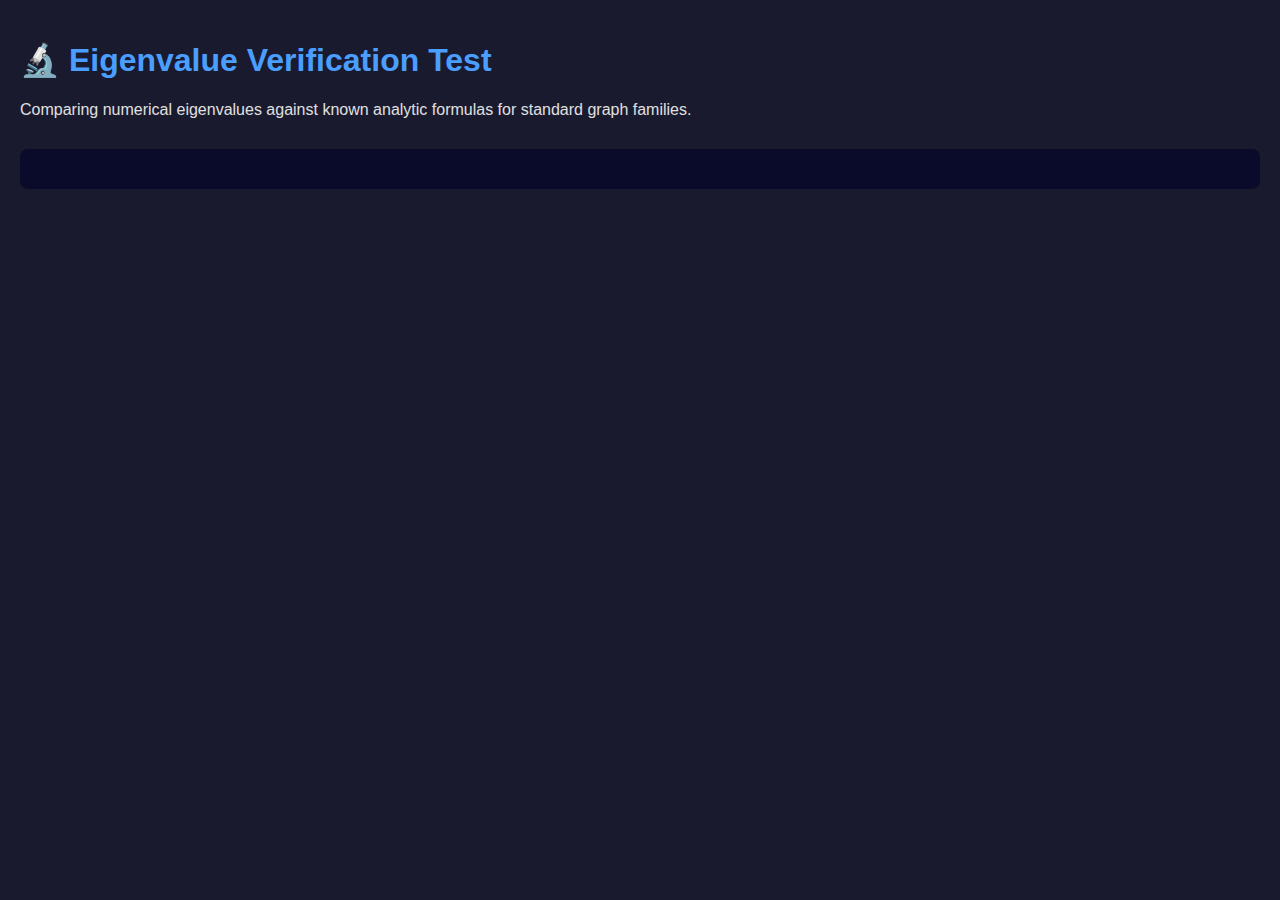
<file: eigenvalue-verify.html>
<!DOCTYPE html>
<html lang="en">
<head>
    <meta charset="UTF-8">
    <title>Eigenvalue Verification Test</title>
    <style>
        body {
            background: #1a1a2e;
            color: #e0e0e0;
            font-family: 'Segoe UI', sans-serif;
            padding: 20px;
            margin: 0;
        }
        h1 { color: #4a9eff; }
        h2 { color: #4CAF50; margin-top: 30px; }
        .test-case {
            background: #0a0a1a;
            border: 1px solid #333;
            border-radius: 8px;
            padding: 15px;
            margin: 10px 0;
        }
        .test-case.pass { border-color: #4CAF50; }
        .test-case.fail { border-color: #f44336; }
        .test-title {
            font-weight: bold;
            font-size: 16px;
            margin-bottom: 10px;
        }
        .formula {
            background: #1a1a3a;
            padding: 8px 12px;
            border-radius: 4px;
            font-family: 'Consolas', monospace;
            margin: 5px 0;
        }
        .eigenvalues {
            display: flex;
            flex-wrap: wrap;
            gap: 10px;
            margin: 10px 0;
        }
        .eig-value {
            background: #2a2a4a;
            padding: 4px 8px;
            border-radius: 4px;
            font-family: monospace;
            font-size: 12px;
        }
        .eig-value.match { background: #1a4a1a; }
        .eig-value.mismatch { background: #4a1a1a; }
        .comparison {
            display: grid;
            grid-template-columns: 1fr 1fr;
            gap: 20px;
            margin-top: 10px;
        }
        .col-header {
            font-weight: bold;
            color: #4a9eff;
            margin-bottom: 5px;
        }
        .status {
            font-size: 18px;
            font-weight: bold;
            margin-top: 10px;
        }
        .status.pass { color: #4CAF50; }
        .status.fail { color: #f44336; }
        table {
            width: 100%;
            border-collapse: collapse;
            margin: 10px 0;
        }
        th, td {
            padding: 8px;
            text-align: left;
            border-bottom: 1px solid #333;
        }
        th { color: #4a9eff; }
        .error { color: #ff9800; font-size: 12px; }
        #summary {
            background: #0a0a2a;
            padding: 20px;
            border-radius: 8px;
            margin-top: 30px;
        }
    </style>
</head>
<body>
    <h1>🔬 Eigenvalue Verification Test</h1>
    <p>Comparing numerical eigenvalues against known analytic formulas for standard graph families.</p>
    
    <div id="results"></div>
    <div id="summary"></div>

    <script type="module">
        import { computeSkewSymmetricEigenvalues } from './spectral-analysis.js';
        
        const results = document.getElementById('results');
        const summary = document.getElementById('summary');
        
        let totalTests = 0;
        let passedTests = 0;
        
        // Helper: Create skew-symmetric adjacency matrix for cycle C_n
        function createCycleMatrix(n) {
            const A = Array(n).fill(null).map(() => Array(n).fill(0));
            for (let i = 0; i < n; i++) {
                const next = (i + 1) % n;
                A[i][next] = 1;
                A[next][i] = -1;
            }
            return A;
        }
        
        // Helper: Create skew-symmetric adjacency matrix for path P_n
        function createPathMatrix(n) {
            const A = Array(n).fill(null).map(() => Array(n).fill(0));
            for (let i = 0; i < n - 1; i++) {
                A[i][i + 1] = 1;
                A[i + 1][i] = -1;
            }
            return A;
        }
        
        // Helper: Create skew-symmetric adjacency matrix for star S_n (n leaves + 1 center)
        function createStarMatrix(n) {
            const total = n + 1;  // center + n leaves
            const A = Array(total).fill(null).map(() => Array(total).fill(0));
            // Center is node 0, leaves are 1 to n
            for (let i = 1; i <= n; i++) {
                A[0][i] = 1;
                A[i][0] = -1;
            }
            return A;
        }
        
        // Helper: Create complete graph K_n (skew-symmetric tournament)
        function createCompleteMatrix(n) {
            const A = Array(n).fill(null).map(() => Array(n).fill(0));
            for (let i = 0; i < n; i++) {
                for (let j = i + 1; j < n; j++) {
                    A[i][j] = 1;
                    A[j][i] = -1;
                }
            }
            return A;
        }
        
        // Analytic eigenvalues for Cycle C_n (skew-symmetric)
        function analyticCycleEigenvalues(n) {
            const eigs = [];
            for (let k = 0; k < n; k++) {
                const imag = 2 * Math.sin(2 * Math.PI * k / n);
                eigs.push(imag);
            }
            return eigs.sort((a, b) => b - a);
        }
        
        // Analytic eigenvalues for Path P_n (skew-symmetric)
        // For path, eigenvalues of B*B^T give us the squared values
        // Actually for skew-symmetric path: λ = ±i * 2cos(kπ/(n+1)), k=1,...,n
        function analyticPathEigenvalues(n) {
            const eigs = [];
            for (let k = 1; k <= n; k++) {
                const imag = 2 * Math.cos(k * Math.PI / (n + 1));
                eigs.push(imag);
                eigs.push(-imag);
            }
            // Remove duplicates and sort
            const unique = [...new Set(eigs.map(e => e.toFixed(8)))].map(parseFloat);
            return unique.sort((a, b) => b - a);
        }
        
        // Analytic eigenvalues for Star S_n (center + n leaves)
        // λ = ±i√n, plus (n-1) zeros
        function analyticStarEigenvalues(n) {
            const sqrtN = Math.sqrt(n);
            const eigs = [sqrtN, -sqrtN];
            for (let i = 0; i < n - 1; i++) {
                eigs.push(0);
            }
            return eigs.sort((a, b) => b - a);
        }
        
        // Compare two sorted arrays of eigenvalues
        function compareEigenvalues(computed, analytic, tolerance = 0.0001) {
            if (computed.length !== analytic.length) {
                return { match: false, errors: [`Length mismatch: ${computed.length} vs ${analytic.length}`] };
            }
            
            const errors = [];
            let allMatch = true;
            
            for (let i = 0; i < computed.length; i++) {
                const diff = Math.abs(computed[i] - analytic[i]);
                if (diff > tolerance) {
                    allMatch = false;
                    errors.push(`Index ${i}: computed=${computed[i].toFixed(6)}, analytic=${analytic[i].toFixed(6)}, diff=${diff.toFixed(6)}`);
                }
            }
            
            return { match: allMatch, errors };
        }
        
        // Run a single test
        function runTest(name, matrix, analyticEigs, formula) {
            totalTests++;
            
            const numericalResult = computeSkewSymmetricEigenvalues(matrix);
            const numericalEigs = numericalResult.map(e => e.imag).sort((a, b) => b - a);
            
            const comparison = compareEigenvalues(numericalEigs, analyticEigs);
            
            if (comparison.match) passedTests++;
            
            const div = document.createElement('div');
            div.className = `test-case ${comparison.match ? 'pass' : 'fail'}`;
            
            div.innerHTML = `
                <div class="test-title">${name}</div>
                <div class="formula">Formula: ${formula}</div>
                <div class="comparison">
                    <div>
                        <div class="col-header">Numerical (computed)</div>
                        <div class="eigenvalues">
                            ${numericalEigs.map((e, i) => {
                                const match = Math.abs(e - analyticEigs[i]) < 0.0001;
                                return `<span class="eig-value ${match ? 'match' : 'mismatch'}">${e.toFixed(6)}</span>`;
                            }).join('')}
                        </div>
                    </div>
                    <div>
                        <div class="col-header">Analytic (expected)</div>
                        <div class="eigenvalues">
                            ${analyticEigs.map(e => `<span class="eig-value">${e.toFixed(6)}</span>`).join('')}
                        </div>
                    </div>
                </div>
                ${comparison.errors.length > 0 ? `<div class="error">Errors: ${comparison.errors.join(', ')}</div>` : ''}
                <div class="status ${comparison.match ? 'pass' : 'fail'}">
                    ${comparison.match ? '✓ PASS' : '✗ FAIL'}
                </div>
            `;
            
            results.appendChild(div);
            
            return comparison.match;
        }
        
        // Run all tests
        function runAllTests() {
            results.innerHTML = '<h2>Cycle Graphs (C_n)</h2>';
            
            // Test cycles
            for (const n of [4, 5, 6, 7, 8, 10, 12]) {
                const matrix = createCycleMatrix(n);
                const analytic = analyticCycleEigenvalues(n);
                runTest(
                    `Cycle C_${n} (${n} nodes)`,
                    matrix,
                    analytic,
                    `λ = 2·sin(2πk/n), k = 0,1,...,${n-1}`
                );
            }
            
            results.innerHTML += '<h2>Path Graphs (P_n)</h2>';
            
            // Test paths
            for (const n of [3, 4, 5, 6, 8]) {
                const matrix = createPathMatrix(n);
                const analytic = analyticPathEigenvalues(n);
                runTest(
                    `Path P_${n} (${n} nodes)`,
                    matrix,
                    analytic,
                    `λ = ±2·cos(kπ/(n+1)), k = 1,...,${n}`
                );
            }
            
            results.innerHTML += '<h2>Star Graphs (S_n)</h2>';
            
            // Test stars (n leaves + 1 center = n+1 total nodes)
            for (const n of [3, 4, 5, 6, 8]) {
                const matrix = createStarMatrix(n);
                const analytic = analyticStarEigenvalues(n);
                runTest(
                    `Star S_${n} (1 center + ${n} leaves = ${n+1} nodes)`,
                    matrix,
                    analytic,
                    `λ = ±√${n} = ±${Math.sqrt(n).toFixed(4)}, plus ${n-1} zeros`
                );
            }
            
            // Summary
            summary.innerHTML = `
                <h2>Summary</h2>
                <p style="font-size: 24px;">
                    Tests passed: <span style="color: ${passedTests === totalTests ? '#4CAF50' : '#f44336'}">${passedTests}/${totalTests}</span>
                </p>
                <p>
                    ${passedTests === totalTests 
                        ? '✓ All eigenvalue calculations are correct!' 
                        : '⚠ Some tests failed - check the calculations above.'}
                </p>
            `;
        }
        
        // Run tests when page loads
        runAllTests();
    </script>
</body>
</html>
</file>
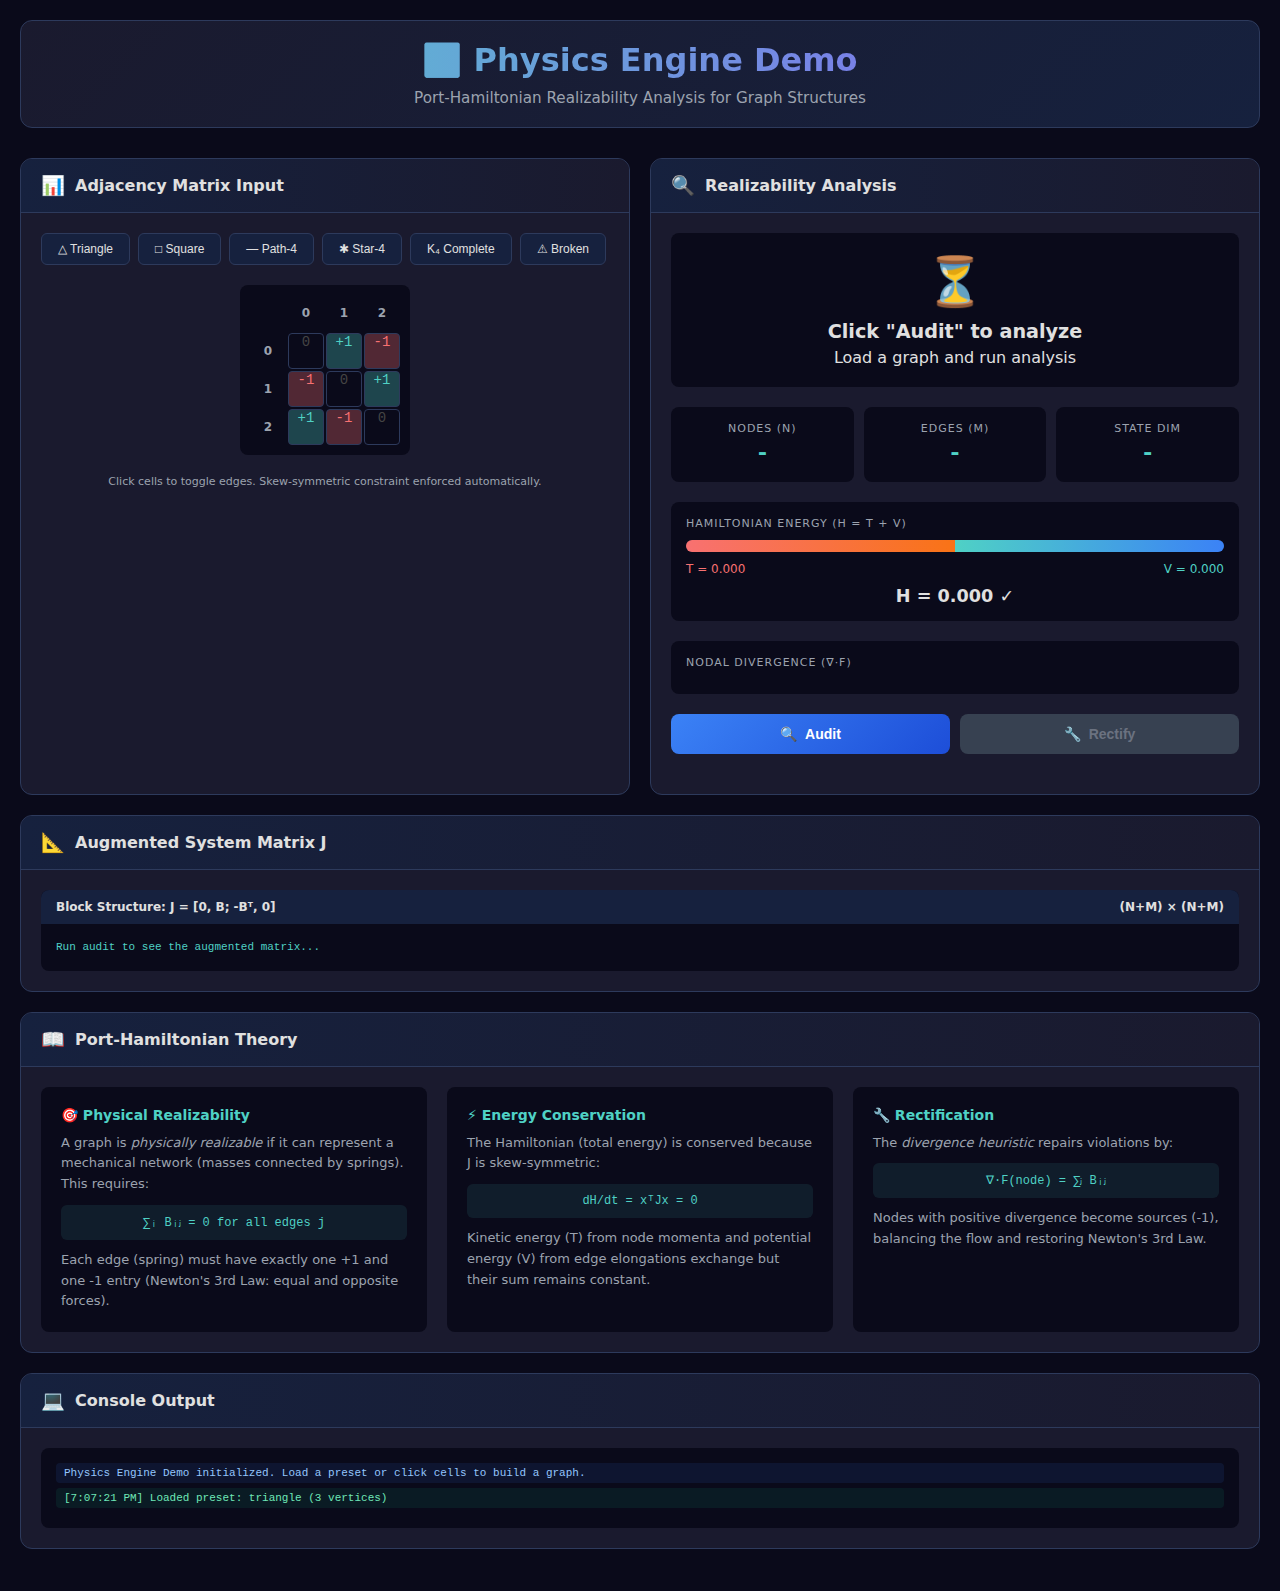
<file: physics-demo.html>
<!DOCTYPE html>
<html lang="en">
<head>
    <meta charset="UTF-8">
    <meta name="viewport" content="width=device-width, initial-scale=1.0">
    <title>Physics Engine Demo - Realizability Analysis</title>
    <style>
        :root {
            --bg-primary: #0a0a1a;
            --bg-secondary: #1a1a2e;
            --bg-tertiary: #16213e;
            --accent-cyan: #4FD1C5;
            --accent-coral: #F87171;
            --accent-green: #10B981;
            --accent-orange: #F97316;
            --accent-blue: #3B82F6;
            --accent-purple: #8B5CF6;
            --text-primary: #e0e0e0;
            --text-secondary: #9CA3AF;
            --border-color: #2d3a5c;
        }
        
        * {
            margin: 0;
            padding: 0;
            box-sizing: border-box;
        }
        
        body {
            font-family: 'Segoe UI', system-ui, -apple-system, sans-serif;
            background: var(--bg-primary);
            color: var(--text-primary);
            min-height: 100vh;
            padding: 20px;
        }
        
        .container {
            max-width: 1400px;
            margin: 0 auto;
        }
        
        header {
            text-align: center;
            margin-bottom: 30px;
            padding: 20px;
            background: linear-gradient(135deg, var(--bg-secondary) 0%, var(--bg-tertiary) 100%);
            border-radius: 12px;
            border: 1px solid var(--border-color);
        }
        
        h1 {
            font-size: 2rem;
            background: linear-gradient(90deg, var(--accent-cyan), var(--accent-purple));
            -webkit-background-clip: text;
            -webkit-text-fill-color: transparent;
            margin-bottom: 10px;
        }
        
        .subtitle {
            color: var(--text-secondary);
            font-size: 0.95rem;
        }
        
        .main-grid {
            display: grid;
            grid-template-columns: 1fr 1fr;
            gap: 20px;
            margin-bottom: 20px;
        }
        
        @media (max-width: 900px) {
            .main-grid {
                grid-template-columns: 1fr;
            }
        }
        
        .panel {
            background: var(--bg-secondary);
            border: 1px solid var(--border-color);
            border-radius: 12px;
            overflow: hidden;
        }
        
        .panel-header {
            background: linear-gradient(90deg, var(--bg-tertiary), var(--bg-secondary));
            padding: 15px 20px;
            border-bottom: 1px solid var(--border-color);
            display: flex;
            align-items: center;
            gap: 10px;
        }
        
        .panel-header h2 {
            font-size: 1rem;
            font-weight: 600;
        }
        
        .panel-icon {
            font-size: 1.2rem;
        }
        
        .panel-content {
            padding: 20px;
        }
        
        /* Graph Input Panel */
        .matrix-input-grid {
            display: grid;
            gap: 2px;
            background: var(--bg-primary);
            padding: 10px;
            border-radius: 8px;
            width: fit-content;
            margin: 0 auto 20px;
        }
        
        .matrix-row {
            display: flex;
            gap: 2px;
        }
        
        .matrix-cell {
            width: 36px;
            height: 36px;
            background: var(--bg-tertiary);
            border: 1px solid var(--border-color);
            border-radius: 4px;
            color: var(--text-primary);
            font-family: 'JetBrains Mono', monospace;
            font-size: 14px;
            text-align: center;
            cursor: pointer;
            transition: all 0.2s;
        }
        
        .matrix-cell:hover {
            border-color: var(--accent-cyan);
        }
        
        .matrix-cell.positive {
            background: rgba(79, 209, 197, 0.3);
            color: var(--accent-cyan);
        }
        
        .matrix-cell.negative {
            background: rgba(248, 113, 113, 0.3);
            color: var(--accent-coral);
        }
        
        .matrix-cell.diagonal {
            background: var(--bg-primary);
            cursor: not-allowed;
            color: #444;
        }
        
        .matrix-label {
            width: 36px;
            height: 36px;
            display: flex;
            align-items: center;
            justify-content: center;
            font-size: 12px;
            color: var(--text-secondary);
            font-weight: bold;
        }
        
        .preset-buttons {
            display: flex;
            flex-wrap: wrap;
            gap: 8px;
            margin-bottom: 20px;
        }
        
        .preset-btn {
            padding: 8px 16px;
            border: 1px solid var(--border-color);
            border-radius: 6px;
            background: var(--bg-tertiary);
            color: var(--text-primary);
            cursor: pointer;
            font-size: 12px;
            transition: all 0.2s;
        }
        
        .preset-btn:hover {
            border-color: var(--accent-cyan);
            background: rgba(79, 209, 197, 0.1);
        }
        
        /* Results Panel */
        .status-card {
            background: var(--bg-primary);
            border-radius: 8px;
            padding: 20px;
            text-align: center;
            margin-bottom: 20px;
        }
        
        .status-icon {
            font-size: 3rem;
            margin-bottom: 10px;
        }
        
        .status-text {
            font-size: 1.2rem;
            font-weight: bold;
            margin-bottom: 5px;
        }
        
        .status-text.physical {
            color: var(--accent-green);
        }
        
        .status-text.non-physical {
            color: var(--accent-orange);
        }
        
        .dimensions-grid {
            display: grid;
            grid-template-columns: repeat(3, 1fr);
            gap: 10px;
            margin-bottom: 20px;
        }
        
        .dim-card {
            background: var(--bg-primary);
            padding: 15px;
            border-radius: 8px;
            text-align: center;
        }
        
        .dim-label {
            font-size: 11px;
            color: var(--text-secondary);
            text-transform: uppercase;
            letter-spacing: 1px;
            margin-bottom: 5px;
        }
        
        .dim-value {
            font-size: 1.5rem;
            font-weight: bold;
            color: var(--accent-cyan);
            font-family: 'JetBrains Mono', monospace;
        }
        
        /* Energy Display */
        .energy-display {
            background: var(--bg-primary);
            padding: 15px;
            border-radius: 8px;
            margin-bottom: 20px;
        }
        
        .energy-title {
            font-size: 11px;
            color: var(--text-secondary);
            text-transform: uppercase;
            letter-spacing: 1px;
            margin-bottom: 10px;
        }
        
        .energy-bar {
            height: 12px;
            background: var(--bg-tertiary);
            border-radius: 6px;
            overflow: hidden;
            display: flex;
            margin-bottom: 10px;
        }
        
        .energy-kinetic {
            background: linear-gradient(90deg, var(--accent-coral), var(--accent-orange));
            transition: width 0.3s;
        }
        
        .energy-potential {
            background: linear-gradient(90deg, var(--accent-cyan), var(--accent-blue));
            transition: width 0.3s;
        }
        
        .energy-values {
            display: flex;
            justify-content: space-between;
            font-size: 12px;
            margin-bottom: 10px;
        }
        
        .energy-total {
            text-align: center;
            font-size: 1.1rem;
            font-weight: bold;
            color: var(--text-primary);
        }
        
        /* Violations */
        .violations-panel {
            background: rgba(248, 113, 113, 0.1);
            border: 1px solid rgba(248, 113, 113, 0.3);
            border-radius: 8px;
            padding: 15px;
            margin-bottom: 20px;
        }
        
        .violations-header {
            display: flex;
            align-items: center;
            gap: 8px;
            color: var(--accent-coral);
            font-weight: 600;
            margin-bottom: 10px;
        }
        
        .violations-list {
            margin: 0;
            padding-left: 20px;
            font-size: 12px;
            color: #FCA5A5;
        }
        
        /* Divergence Grid */
        .divergence-section {
            background: var(--bg-primary);
            padding: 15px;
            border-radius: 8px;
            margin-bottom: 20px;
        }
        
        .divergence-title {
            font-size: 11px;
            color: var(--text-secondary);
            text-transform: uppercase;
            letter-spacing: 1px;
            margin-bottom: 10px;
        }
        
        .divergence-grid {
            display: flex;
            flex-wrap: wrap;
            gap: 6px;
        }
        
        .div-cell {
            width: 40px;
            height: 40px;
            display: flex;
            flex-direction: column;
            align-items: center;
            justify-content: center;
            border-radius: 6px;
            font-family: 'JetBrains Mono', monospace;
        }
        
        .div-cell-label {
            font-size: 8px;
            opacity: 0.7;
        }
        
        .div-cell-value {
            font-size: 14px;
            font-weight: bold;
        }
        
        .div-cell.positive {
            background: rgba(248, 113, 113, 0.3);
            color: var(--accent-coral);
        }
        
        .div-cell.negative {
            background: rgba(79, 209, 197, 0.3);
            color: var(--accent-cyan);
        }
        
        .div-cell.zero {
            background: rgba(148, 163, 184, 0.2);
            color: var(--text-secondary);
        }
        
        /* Action Buttons */
        .action-buttons {
            display: flex;
            gap: 10px;
            margin-bottom: 20px;
        }
        
        .action-btn {
            flex: 1;
            padding: 12px 20px;
            border: none;
            border-radius: 8px;
            cursor: pointer;
            font-size: 14px;
            font-weight: 600;
            display: flex;
            align-items: center;
            justify-content: center;
            gap: 8px;
            transition: all 0.2s;
        }
        
        .audit-btn {
            background: linear-gradient(135deg, var(--accent-blue), #1D4ED8);
            color: white;
        }
        
        .audit-btn:hover {
            transform: translateY(-2px);
            box-shadow: 0 4px 12px rgba(59, 130, 246, 0.4);
        }
        
        .rectify-btn {
            background: linear-gradient(135deg, var(--accent-green), #059669);
            color: white;
        }
        
        .rectify-btn:hover:not(:disabled) {
            transform: translateY(-2px);
            box-shadow: 0 4px 12px rgba(16, 185, 129, 0.4);
        }
        
        .rectify-btn:disabled {
            background: #374151;
            color: #6B7280;
            cursor: not-allowed;
            transform: none;
        }
        
        /* Matrix Display */
        .matrix-display {
            background: var(--bg-primary);
            border-radius: 8px;
            overflow: hidden;
        }
        
        .matrix-display-header {
            padding: 10px 15px;
            background: var(--bg-tertiary);
            font-size: 12px;
            font-weight: 600;
            display: flex;
            justify-content: space-between;
            align-items: center;
        }
        
        .matrix-display pre {
            padding: 15px;
            margin: 0;
            font-family: 'JetBrains Mono', 'Fira Code', monospace;
            font-size: 11px;
            line-height: 1.5;
            color: var(--accent-cyan);
            overflow-x: auto;
        }
        
        /* Theory Section */
        .theory-panel {
            grid-column: 1 / -1;
        }
        
        .theory-content {
            display: grid;
            grid-template-columns: repeat(3, 1fr);
            gap: 20px;
        }
        
        @media (max-width: 900px) {
            .theory-content {
                grid-template-columns: 1fr;
            }
        }
        
        .theory-card {
            background: var(--bg-primary);
            padding: 20px;
            border-radius: 8px;
        }
        
        .theory-card h3 {
            color: var(--accent-cyan);
            font-size: 14px;
            margin-bottom: 10px;
            display: flex;
            align-items: center;
            gap: 8px;
        }
        
        .theory-card p {
            font-size: 13px;
            color: var(--text-secondary);
            line-height: 1.6;
        }
        
        .formula {
            background: rgba(79, 209, 197, 0.1);
            padding: 10px;
            border-radius: 6px;
            font-family: 'JetBrains Mono', monospace;
            font-size: 12px;
            color: var(--accent-cyan);
            margin: 10px 0;
            text-align: center;
        }
        
        /* Console */
        .console-panel {
            grid-column: 1 / -1;
        }
        
        .console-output {
            background: var(--bg-primary);
            border-radius: 8px;
            padding: 15px;
            max-height: 200px;
            overflow-y: auto;
            font-family: 'JetBrains Mono', monospace;
            font-size: 11px;
        }
        
        .console-line {
            margin-bottom: 5px;
            padding: 4px 8px;
            border-radius: 4px;
        }
        
        .console-line.info {
            background: rgba(59, 130, 246, 0.1);
            color: #93C5FD;
        }
        
        .console-line.success {
            background: rgba(16, 185, 129, 0.1);
            color: #6EE7B7;
        }
        
        .console-line.warning {
            background: rgba(249, 115, 22, 0.1);
            color: #FDBA74;
        }
        
        .console-line.error {
            background: rgba(248, 113, 113, 0.1);
            color: #FCA5A5;
        }
    </style>
</head>
<body>
    <div class="container">
        <header>
            <h1>⚛️ Physics Engine Demo</h1>
            <p class="subtitle">Port-Hamiltonian Realizability Analysis for Graph Structures</p>
        </header>
        
        <div class="main-grid">
            <!-- Input Panel -->
            <div class="panel">
                <div class="panel-header">
                    <span class="panel-icon">📊</span>
                    <h2>Adjacency Matrix Input</h2>
                </div>
                <div class="panel-content">
                    <div class="preset-buttons">
                        <button class="preset-btn" onclick="loadPreset('triangle')">△ Triangle</button>
                        <button class="preset-btn" onclick="loadPreset('square')">□ Square</button>
                        <button class="preset-btn" onclick="loadPreset('path4')">― Path-4</button>
                        <button class="preset-btn" onclick="loadPreset('star4')">✱ Star-4</button>
                        <button class="preset-btn" onclick="loadPreset('k4')">K₄ Complete</button>
                        <button class="preset-btn" onclick="loadPreset('broken')">⚠ Broken</button>
                    </div>
                    
                    <div id="matrix-input"></div>
                    
                    <p style="font-size: 11px; color: var(--text-secondary); text-align: center; margin-top: 15px;">
                        Click cells to toggle edges. Skew-symmetric constraint enforced automatically.
                    </p>
                </div>
            </div>
            
            <!-- Results Panel -->
            <div class="panel">
                <div class="panel-header">
                    <span class="panel-icon">🔍</span>
                    <h2>Realizability Analysis</h2>
                </div>
                <div class="panel-content">
                    <div class="status-card" id="status-card">
                        <div class="status-icon">⏳</div>
                        <div class="status-text">Click "Audit" to analyze</div>
                        <div class="status-subtitle">Load a graph and run analysis</div>
                    </div>
                    
                    <div class="dimensions-grid">
                        <div class="dim-card">
                            <div class="dim-label">Nodes (N)</div>
                            <div class="dim-value" id="dim-n">-</div>
                        </div>
                        <div class="dim-card">
                            <div class="dim-label">Edges (M)</div>
                            <div class="dim-value" id="dim-m">-</div>
                        </div>
                        <div class="dim-card">
                            <div class="dim-label">State Dim</div>
                            <div class="dim-value" id="dim-total">-</div>
                        </div>
                    </div>
                    
                    <div class="energy-display">
                        <div class="energy-title">Hamiltonian Energy (H = T + V)</div>
                        <div class="energy-bar">
                            <div class="energy-kinetic" id="energy-kinetic-bar" style="width: 50%"></div>
                            <div class="energy-potential" id="energy-potential-bar" style="width: 50%"></div>
                        </div>
                        <div class="energy-values">
                            <span style="color: var(--accent-coral)">T = <span id="kinetic-val">0.000</span></span>
                            <span style="color: var(--accent-cyan)">V = <span id="potential-val">0.000</span></span>
                        </div>
                        <div class="energy-total">H = <span id="total-energy">0.000</span> <span id="conservation-icon">✓</span></div>
                    </div>
                    
                    <div class="violations-panel" id="violations-panel" style="display: none;">
                        <div class="violations-header">
                            <span>⚠️</span>
                            <span>Newton's Law Violations</span>
                        </div>
                        <ul class="violations-list" id="violations-list"></ul>
                    </div>
                    
                    <div class="divergence-section">
                        <div class="divergence-title">Nodal Divergence (∇·F)</div>
                        <div class="divergence-grid" id="divergence-grid"></div>
                    </div>
                    
                    <div class="action-buttons">
                        <button class="action-btn audit-btn" onclick="runAudit()">
                            <span>🔍</span> Audit
                        </button>
                        <button class="action-btn rectify-btn" id="rectify-btn" onclick="runRectify()" disabled>
                            <span>🔧</span> Rectify
                        </button>
                    </div>
                </div>
            </div>
            
            <!-- Augmented Matrix Panel -->
            <div class="panel" style="grid-column: 1 / -1;">
                <div class="panel-header">
                    <span class="panel-icon">📐</span>
                    <h2>Augmented System Matrix J</h2>
                </div>
                <div class="panel-content">
                    <div class="matrix-display">
                        <div class="matrix-display-header">
                            <span>Block Structure: J = [0, B; -Bᵀ, 0]</span>
                            <span id="matrix-dims">(N+M) × (N+M)</span>
                        </div>
                        <pre id="augmented-matrix">Run audit to see the augmented matrix...</pre>
                    </div>
                </div>
            </div>
            
            <!-- Theory Panel -->
            <div class="panel theory-panel">
                <div class="panel-header">
                    <span class="panel-icon">📖</span>
                    <h2>Port-Hamiltonian Theory</h2>
                </div>
                <div class="panel-content">
                    <div class="theory-content">
                        <div class="theory-card">
                            <h3>🎯 Physical Realizability</h3>
                            <p>A graph is <em>physically realizable</em> if it can represent a mechanical network (masses connected by springs). This requires:</p>
                            <div class="formula">∑ᵢ Bᵢⱼ = 0 for all edges j</div>
                            <p>Each edge (spring) must have exactly one +1 and one -1 entry (Newton's 3rd Law: equal and opposite forces).</p>
                        </div>
                        
                        <div class="theory-card">
                            <h3>⚡ Energy Conservation</h3>
                            <p>The Hamiltonian (total energy) is conserved because J is skew-symmetric:</p>
                            <div class="formula">dH/dt = xᵀJx = 0</div>
                            <p>Kinetic energy (T) from node momenta and potential energy (V) from edge elongations exchange but their sum remains constant.</p>
                        </div>
                        
                        <div class="theory-card">
                            <h3>🔧 Rectification</h3>
                            <p>The <em>divergence heuristic</em> repairs violations by:</p>
                            <div class="formula">∇·F(node) = ∑ⱼ Bᵢⱼ</div>
                            <p>Nodes with positive divergence become sources (-1), balancing the flow and restoring Newton's 3rd Law.</p>
                        </div>
                    </div>
                </div>
            </div>
            
            <!-- Console Panel -->
            <div class="panel console-panel">
                <div class="panel-header">
                    <span class="panel-icon">💻</span>
                    <h2>Console Output</h2>
                </div>
                <div class="panel-content">
                    <div class="console-output" id="console-output">
                        <div class="console-line info">Physics Engine Demo initialized. Load a preset or click cells to build a graph.</div>
                    </div>
                </div>
            </div>
        </div>
    </div>
    
    <script type="module">
        // =====================================================
        // INLINE PHYSICS ENGINE (for standalone demo)
        // =====================================================
        
        class PhysicsEngine {
            constructor(adjacencyMatrix, n = null, m = null) {
                this.sourceAdjMatrix = adjacencyMatrix;
                this.N = n || adjacencyMatrix.length;
                this.M = m || this._countEdges();
                this.matrix = null;
                this.incidenceMatrix = null;
                this.edgeList = [];
                this.stateVector = null;
                this._buildAugmentedSystem();
            }
            
            _countEdges() {
                let count = 0;
                const n = this.sourceAdjMatrix.length;
                for (let i = 0; i < n; i++) {
                    for (let j = 0; j < n; j++) {
                        if (this.sourceAdjMatrix[i][j] === 1) count++;
                    }
                }
                return count;
            }
            
            _buildAugmentedSystem() {
                const n = this.N;
                const A = this.sourceAdjMatrix;
                
                this.edgeList = [];
                for (let i = 0; i < n; i++) {
                    for (let j = 0; j < n; j++) {
                        if (A[i][j] === 1) {
                            this.edgeList.push([i, j]);
                        }
                    }
                }
                this.M = this.edgeList.length;
                
                const m = this.M;
                const dim = n + m;
                
                this.incidenceMatrix = Array(n).fill(null).map(() => Array(m).fill(0));
                this.matrix = Array(dim).fill(null).map(() => Array(dim).fill(0));
                
                for (let k = 0; k < m; k++) {
                    const [from, to] = this.edgeList[k];
                    this.incidenceMatrix[from][k] = -1;
                    this.incidenceMatrix[to][k] = 1;
                }
                
                for (let i = 0; i < n; i++) {
                    for (let j = 0; j < m; j++) {
                        this.matrix[i][n + j] = this.incidenceMatrix[i][j];
                    }
                }
                
                for (let i = 0; i < m; i++) {
                    for (let j = 0; j < n; j++) {
                        this.matrix[n + i][j] = -this.incidenceMatrix[j][i];
                    }
                }
                
                this.stateVector = new Array(dim).fill(1.0);
            }
            
            audit() {
                const violations = [];
                const warnings = [];
                const n = this.N;
                const m = this.M;
                
                for (let edgeIdx = 0; edgeIdx < m; edgeIdx++) {
                    let colSum = 0;
                    const participants = [];
                    
                    for (let nodeIdx = 0; nodeIdx < n; nodeIdx++) {
                        const entry = this.incidenceMatrix[nodeIdx][edgeIdx];
                        if (entry !== 0) {
                            colSum += entry;
                            participants.push({ node: nodeIdx, value: entry });
                        }
                    }
                    
                    if (participants.length !== 2) {
                        violations.push({
                            type: 'EDGE_DEGREE_VIOLATION',
                            edge: edgeIdx,
                            participants: participants,
                            message: `Edge ${edgeIdx} connects ${participants.length} nodes (expected 2)`
                        });
                    } else if (Math.abs(colSum) > 1e-10) {
                        violations.push({
                            type: 'NEWTON_VIOLATION',
                            edge: edgeIdx,
                            nodes: participants.map(p => p.node),
                            colSum: colSum,
                            message: `Edge ${edgeIdx} violates Newton's 3rd Law: sum = ${colSum}`
                        });
                    }
                }
                
                let statusColor = violations.length === 0 ? 'GREEN' : 'ORANGE';
                
                return {
                    isPhysical: violations.length === 0,
                    violations: violations,
                    warnings: warnings,
                    statusColor: statusColor,
                    summary: { nodeCount: n, edgeCount: m, stateSpaceDim: n + m }
                };
            }
            
            calculateNodalDivergence(nodeIdx) {
                let divergence = 0;
                for (let j = 0; j < this.M; j++) {
                    divergence += this.incidenceMatrix[nodeIdx][j];
                }
                return divergence;
            }
            
            getAllDivergences() {
                const divergences = [];
                for (let i = 0; i < this.N; i++) {
                    divergences.push(this.calculateNodalDivergence(i));
                }
                return divergences;
            }
            
            autoRectify() {
                const auditBefore = this.audit();
                const rectifications = [];
                
                if (auditBefore.isPhysical) {
                    return { success: true, alreadyPhysical: true, rectifications: [], auditAfter: auditBefore };
                }
                
                for (const violation of auditBefore.violations) {
                    if (violation.type === 'NEWTON_VIOLATION') {
                        const edgeIdx = violation.edge;
                        const [n1, n2] = violation.nodes;
                        
                        const div1 = this.calculateNodalDivergence(n1);
                        const div2 = this.calculateNodalDivergence(n2);
                        
                        let sourceNode = div1 >= div2 ? n1 : n2;
                        let sinkNode = sourceNode === n1 ? n2 : n1;
                        
                        this.incidenceMatrix[sourceNode][edgeIdx] = -1;
                        this.incidenceMatrix[sinkNode][edgeIdx] = 1;
                        
                        this.matrix[sourceNode][this.N + edgeIdx] = -1;
                        this.matrix[sinkNode][this.N + edgeIdx] = 1;
                        this.matrix[this.N + edgeIdx][sourceNode] = 1;
                        this.matrix[this.N + edgeIdx][sinkNode] = -1;
                        
                        rectifications.push({ edge: edgeIdx, sourceNode, sinkNode });
                    }
                }
                
                return { success: true, alreadyPhysical: false, rectifications, auditAfter: this.audit() };
            }
            
            getHamiltonian(stateVec = null) {
                const x = stateVec || this.stateVector;
                const n = this.N;
                const m = this.M;
                
                let kineticEnergy = 0;
                let potentialEnergy = 0;
                
                for (let i = 0; i < n + m; i++) {
                    const componentEnergy = 0.5 * x[i] * x[i];
                    if (i < n) kineticEnergy += componentEnergy;
                    else potentialEnergy += componentEnergy;
                }
                
                return { total: kineticEnergy + potentialEnergy, kinetic: kineticEnergy, potential: potentialEnergy };
            }
            
            formatAugmentedMatrix() {
                const dim = this.N + this.M;
                let text = '';
                
                for (let i = 0; i < dim; i++) {
                    text += '│ ';
                    for (let j = 0; j < dim; j++) {
                        const val = this.matrix[i][j];
                        if (val === 0) text += '  . ';
                        else if (val === 1) text += ' +1 ';
                        else if (val === -1) text += ' -1 ';
                        else text += val.toFixed(1).padStart(4);
                    }
                    text += '│';
                    if (i < this.N) text += ` p${i}`;
                    else text += ` q${i - this.N}`;
                    text += '\n';
                    if (i === this.N - 1) text += '├' + '─'.repeat(dim * 4 + 1) + '┤\n';
                }
                
                return text;
            }
        }
        
        // =====================================================
        // DEMO APPLICATION
        // =====================================================
        
        let currentMatrix = [];
        let matrixSize = 4;
        let engine = null;
        
        // Presets
        const PRESETS = {
            triangle: {
                size: 3,
                matrix: [
                    [0, 1, -1],
                    [-1, 0, 1],
                    [1, -1, 0]
                ]
            },
            square: {
                size: 4,
                matrix: [
                    [0, 1, 0, -1],
                    [-1, 0, 1, 0],
                    [0, -1, 0, 1],
                    [1, 0, -1, 0]
                ]
            },
            path4: {
                size: 4,
                matrix: [
                    [0, 1, 0, 0],
                    [-1, 0, 1, 0],
                    [0, -1, 0, 1],
                    [0, 0, -1, 0]
                ]
            },
            star4: {
                size: 5,
                matrix: [
                    [0, 1, 1, 1, 1],
                    [-1, 0, 0, 0, 0],
                    [-1, 0, 0, 0, 0],
                    [-1, 0, 0, 0, 0],
                    [-1, 0, 0, 0, 0]
                ]
            },
            k4: {
                size: 4,
                matrix: [
                    [0, 1, 1, 1],
                    [-1, 0, 1, 1],
                    [-1, -1, 0, 1],
                    [-1, -1, -1, 0]
                ]
            },
            broken: {
                size: 4,
                matrix: [
                    [0, 1, 0, 0],
                    [1, 0, 1, 0],  // Non-skew-symmetric on purpose
                    [0, 1, 0, 1],
                    [0, 0, 1, 0]
                ]
            }
        };
        
        function initMatrixInput() {
            const container = document.getElementById('matrix-input');
            container.innerHTML = '';
            
            const grid = document.createElement('div');
            grid.className = 'matrix-input-grid';
            
            // Header row
            const headerRow = document.createElement('div');
            headerRow.className = 'matrix-row';
            headerRow.appendChild(createLabel(''));
            for (let j = 0; j < matrixSize; j++) {
                headerRow.appendChild(createLabel(j.toString()));
            }
            grid.appendChild(headerRow);
            
            // Matrix rows
            for (let i = 0; i < matrixSize; i++) {
                const row = document.createElement('div');
                row.className = 'matrix-row';
                row.appendChild(createLabel(i.toString()));
                
                for (let j = 0; j < matrixSize; j++) {
                    const cell = document.createElement('div');
                    cell.className = 'matrix-cell';
                    cell.dataset.row = i;
                    cell.dataset.col = j;
                    
                    if (i === j) {
                        cell.classList.add('diagonal');
                        cell.textContent = '0';
                    } else {
                        cell.textContent = currentMatrix[i]?.[j] || '0';
                        updateCellStyle(cell, currentMatrix[i]?.[j] || 0);
                        cell.addEventListener('click', () => toggleCell(i, j));
                    }
                    
                    row.appendChild(cell);
                }
                
                grid.appendChild(row);
            }
            
            container.appendChild(grid);
        }
        
        function createLabel(text) {
            const label = document.createElement('div');
            label.className = 'matrix-label';
            label.textContent = text;
            return label;
        }
        
        function updateCellStyle(cell, value) {
            cell.classList.remove('positive', 'negative');
            if (value === 1) {
                cell.classList.add('positive');
                cell.textContent = '+1';
            } else if (value === -1) {
                cell.classList.add('negative');
                cell.textContent = '-1';
            } else {
                cell.textContent = '0';
            }
        }
        
        function toggleCell(i, j) {
            if (i === j) return;
            
            const current = currentMatrix[i][j];
            let newVal;
            
            if (current === 0) newVal = 1;
            else if (current === 1) newVal = -1;
            else newVal = 0;
            
            // Update matrix (maintain skew-symmetry)
            currentMatrix[i][j] = newVal;
            currentMatrix[j][i] = -newVal;
            
            // Update UI
            const cell1 = document.querySelector(`[data-row="${i}"][data-col="${j}"]`);
            const cell2 = document.querySelector(`[data-row="${j}"][data-col="${i}"]`);
            
            updateCellStyle(cell1, newVal);
            updateCellStyle(cell2, -newVal);
            
            logMessage('info', `Toggled edge (${i},${j}): ${newVal === 0 ? 'removed' : newVal === 1 ? 'i→j' : 'j→i'}`);
        }
        
        window.loadPreset = function(name) {
            const preset = PRESETS[name];
            if (!preset) return;
            
            matrixSize = preset.size;
            currentMatrix = preset.matrix.map(row => [...row]);
            
            initMatrixInput();
            logMessage('success', `Loaded preset: ${name} (${matrixSize} vertices)`);
        };
        
        window.runAudit = function() {
            if (!currentMatrix || currentMatrix.length === 0) {
                logMessage('error', 'No matrix to audit. Load a preset first.');
                return;
            }
            
            engine = new PhysicsEngine(currentMatrix);
            const report = engine.audit();
            const energy = engine.getHamiltonian();
            const divergences = engine.getAllDivergences();
            
            updateStatusCard(report);
            updateDimensions(report);
            updateEnergy(energy);
            updateViolations(report);
            updateDivergence(divergences);
            updateAugmentedMatrix(engine);
            
            document.getElementById('rectify-btn').disabled = report.isPhysical;
            
            if (report.isPhysical) {
                logMessage('success', `✓ Graph is physically realizable! N=${report.summary.nodeCount}, M=${report.summary.edgeCount}`);
            } else {
                logMessage('warning', `✗ Found ${report.violations.length} violation(s). Click Rectify to fix.`);
            }
        };
        
        window.runRectify = function() {
            if (!engine) {
                logMessage('error', 'Run audit first.');
                return;
            }
            
            const result = engine.autoRectify();
            
            if (result.alreadyPhysical) {
                logMessage('info', 'Graph is already physical. No changes needed.');
                return;
            }
            
            logMessage('success', `✓ Rectified ${result.rectifications.length} edge(s)`);
            
            // Update displays
            const energy = engine.getHamiltonian();
            const divergences = engine.getAllDivergences();
            
            updateStatusCard(result.auditAfter);
            updateDimensions(result.auditAfter);
            updateEnergy(energy);
            updateViolations(result.auditAfter);
            updateDivergence(divergences);
            updateAugmentedMatrix(engine);
            
            document.getElementById('rectify-btn').disabled = result.auditAfter.isPhysical;
        };
        
        function updateStatusCard(report) {
            const card = document.getElementById('status-card');
            const isPhysical = report.isPhysical;
            
            card.innerHTML = `
                <div class="status-icon">${isPhysical ? '✅' : '⚠️'}</div>
                <div class="status-text ${isPhysical ? 'physical' : 'non-physical'}">
                    ${isPhysical ? 'Physically Realizable' : 'Non-Physical'}
                </div>
                <div class="status-subtitle">
                    ${isPhysical ? 'Newton\'s 3rd Law satisfied' : `${report.violations.length} violation(s) found`}
                </div>
            `;
        }
        
        function updateDimensions(report) {
            document.getElementById('dim-n').textContent = report.summary.nodeCount;
            document.getElementById('dim-m').textContent = report.summary.edgeCount;
            document.getElementById('dim-total').textContent = report.summary.stateSpaceDim;
        }
        
        function updateEnergy(energy) {
            const total = energy.total || 1;
            const kPct = (energy.kinetic / total) * 100;
            const pPct = (energy.potential / total) * 100;
            
            document.getElementById('energy-kinetic-bar').style.width = kPct + '%';
            document.getElementById('energy-potential-bar').style.width = pPct + '%';
            document.getElementById('kinetic-val').textContent = energy.kinetic.toFixed(3);
            document.getElementById('potential-val').textContent = energy.potential.toFixed(3);
            document.getElementById('total-energy').textContent = energy.total.toFixed(3);
        }
        
        function updateViolations(report) {
            const panel = document.getElementById('violations-panel');
            const list = document.getElementById('violations-list');
            
            if (report.violations.length > 0) {
                panel.style.display = 'block';
                list.innerHTML = report.violations.map(v => `<li>${v.message}</li>`).join('');
            } else {
                panel.style.display = 'none';
            }
        }
        
        function updateDivergence(divergences) {
            const grid = document.getElementById('divergence-grid');
            grid.innerHTML = divergences.map((d, i) => {
                const cls = d > 0 ? 'positive' : d < 0 ? 'negative' : 'zero';
                const sign = d > 0 ? '+' : '';
                return `
                    <div class="div-cell ${cls}">
                        <span class="div-cell-label">v${i}</span>
                        <span class="div-cell-value">${sign}${d}</span>
                    </div>
                `;
            }).join('');
        }
        
        function updateAugmentedMatrix(engine) {
            document.getElementById('matrix-dims').textContent = 
                `(${engine.N}+${engine.M}) × (${engine.N}+${engine.M}) = ${engine.N + engine.M} × ${engine.N + engine.M}`;
            document.getElementById('augmented-matrix').textContent = engine.formatAugmentedMatrix();
        }
        
        function logMessage(type, message) {
            const console = document.getElementById('console-output');
            const line = document.createElement('div');
            line.className = `console-line ${type}`;
            line.textContent = `[${new Date().toLocaleTimeString()}] ${message}`;
            console.appendChild(line);
            console.scrollTop = console.scrollHeight;
        }
        
        // Initialize
        currentMatrix = [
            [0, 0, 0, 0],
            [0, 0, 0, 0],
            [0, 0, 0, 0],
            [0, 0, 0, 0]
        ];
        initMatrixInput();
        
        // Load a default preset
        window.loadPreset('triangle');
    </script>
</body>
</html>
</file>
